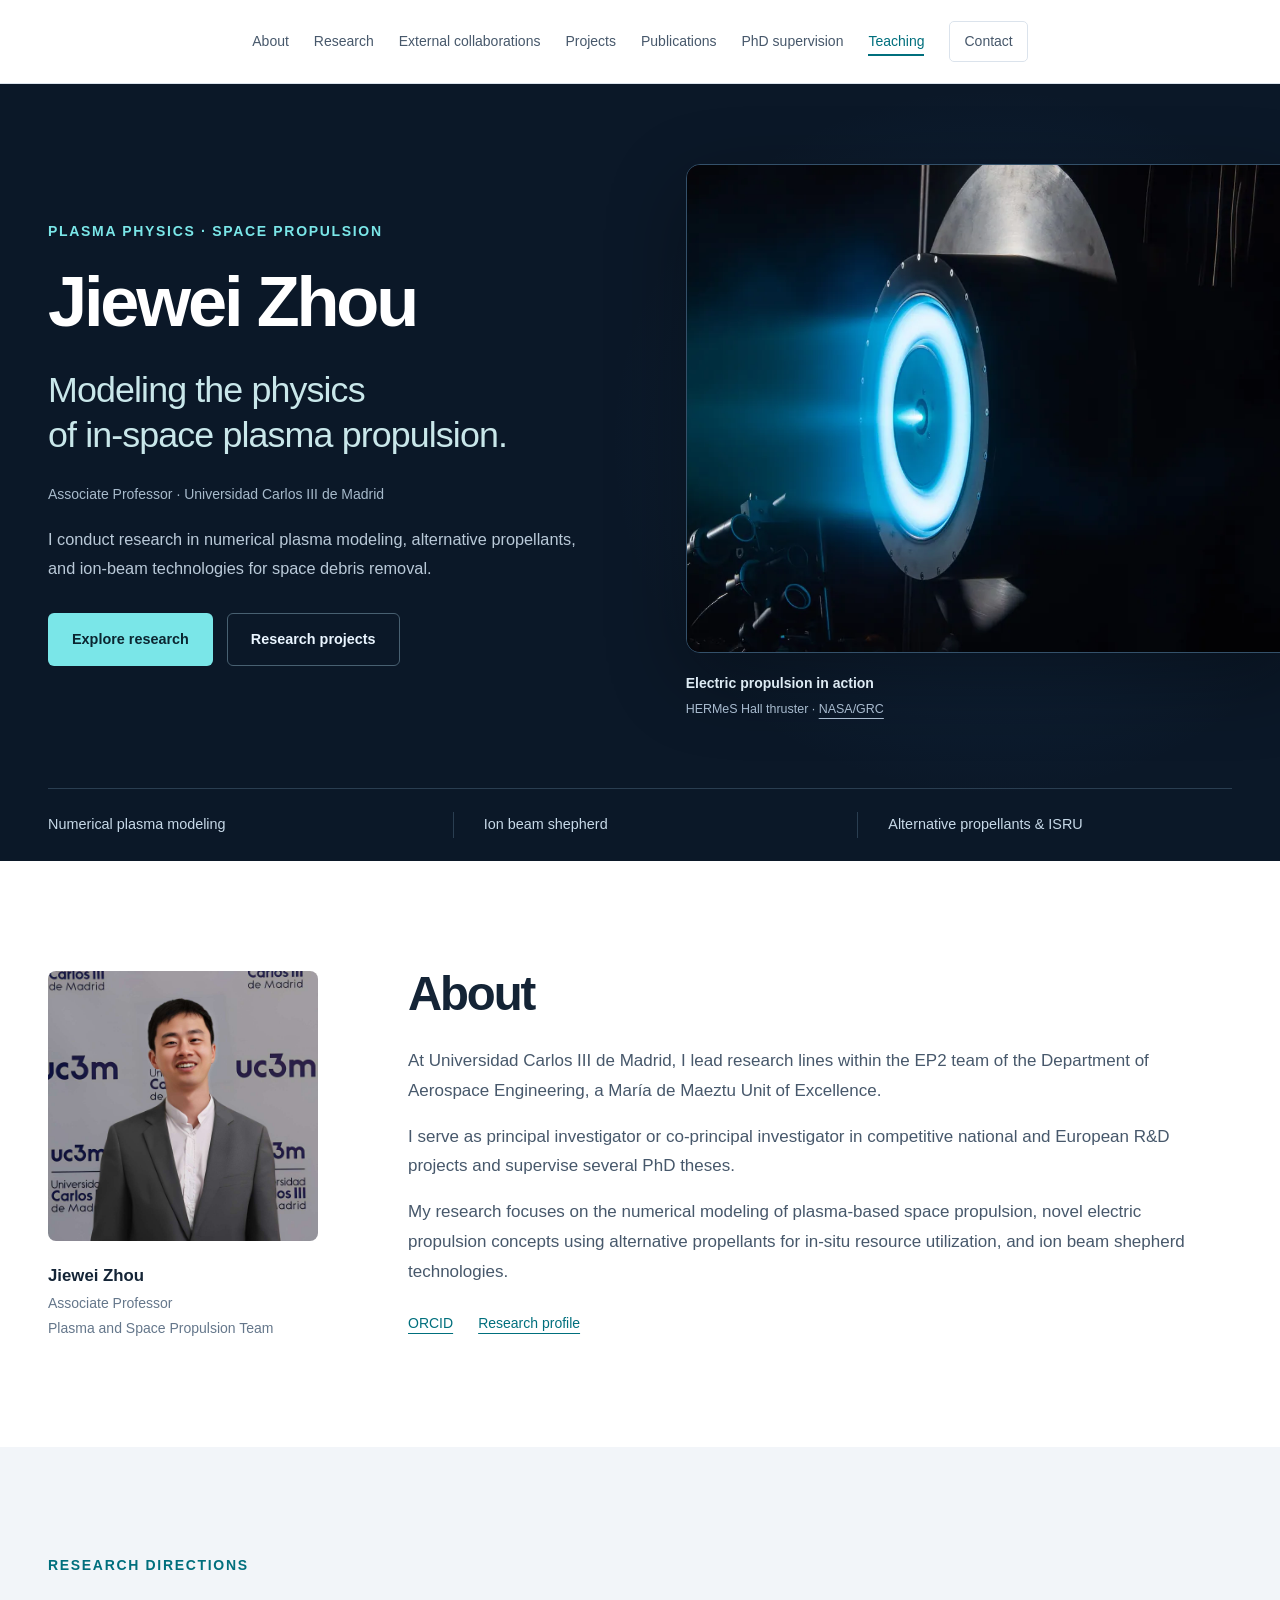
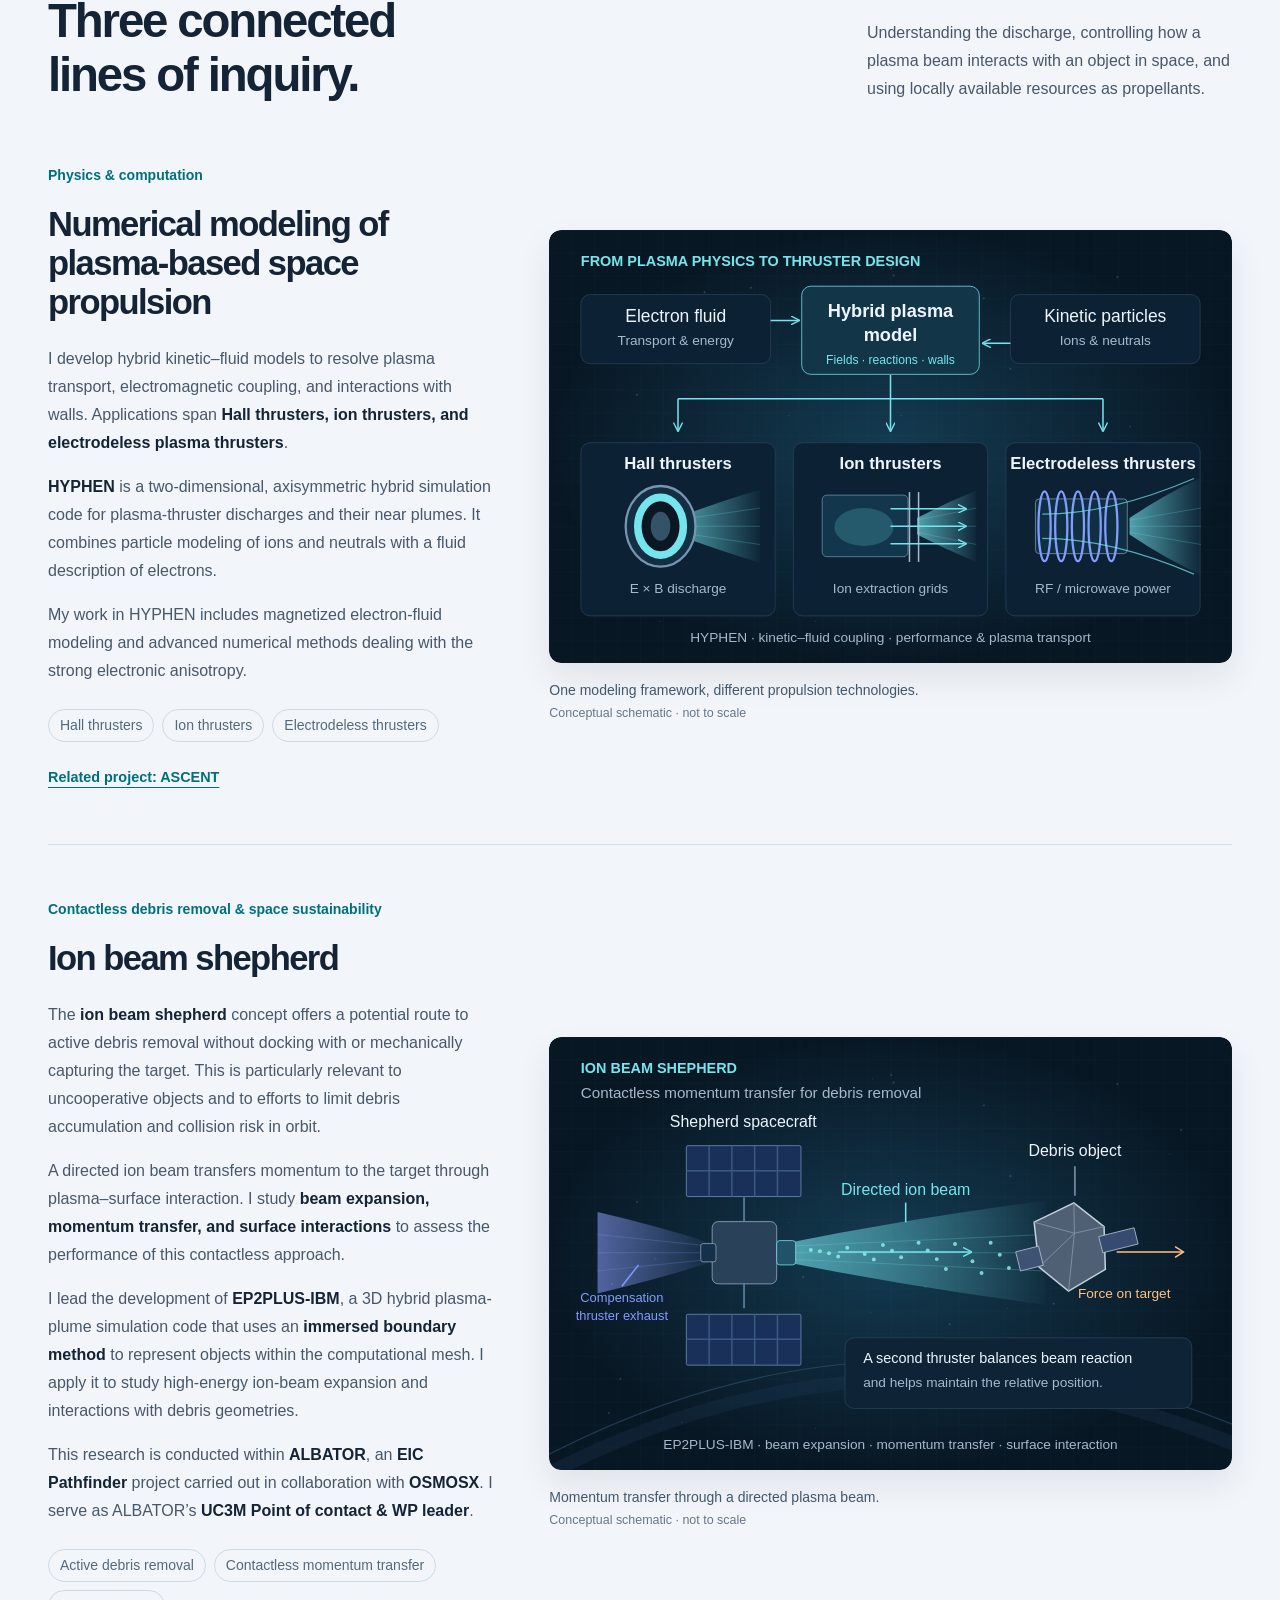
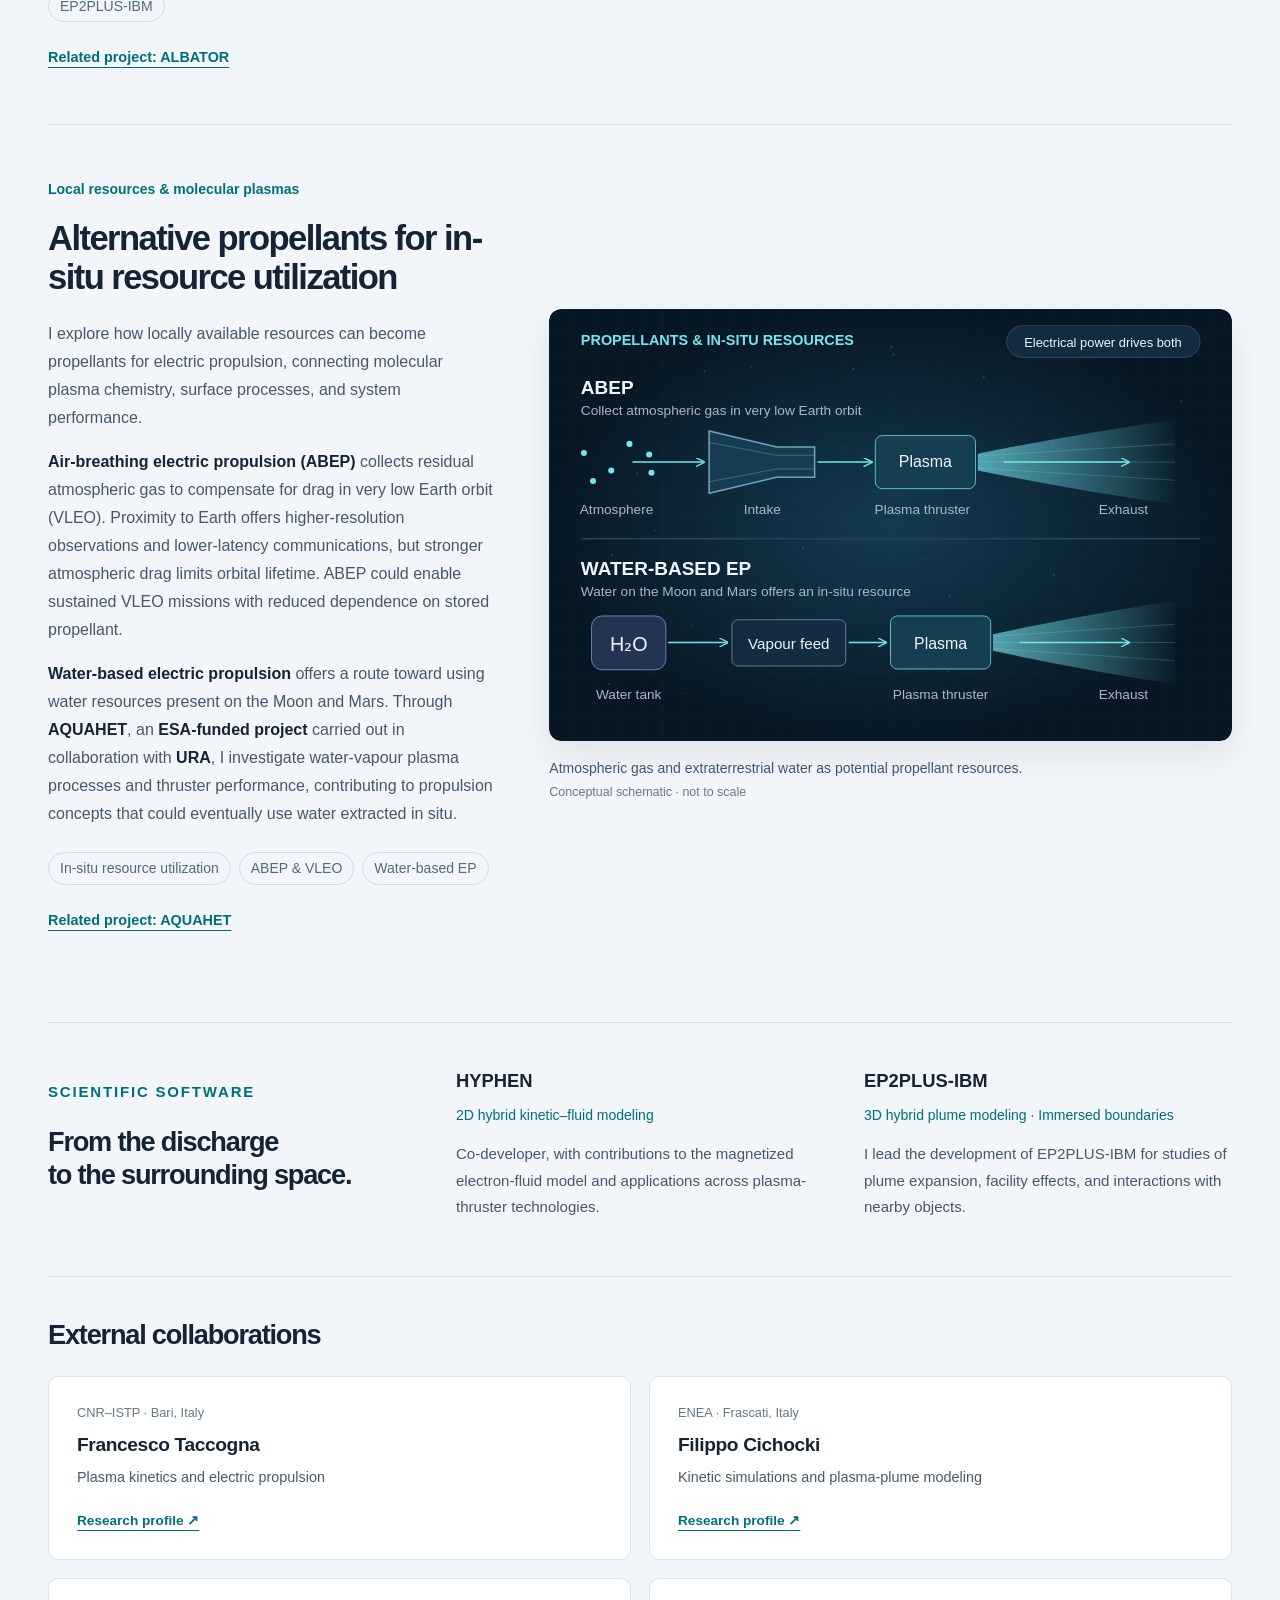
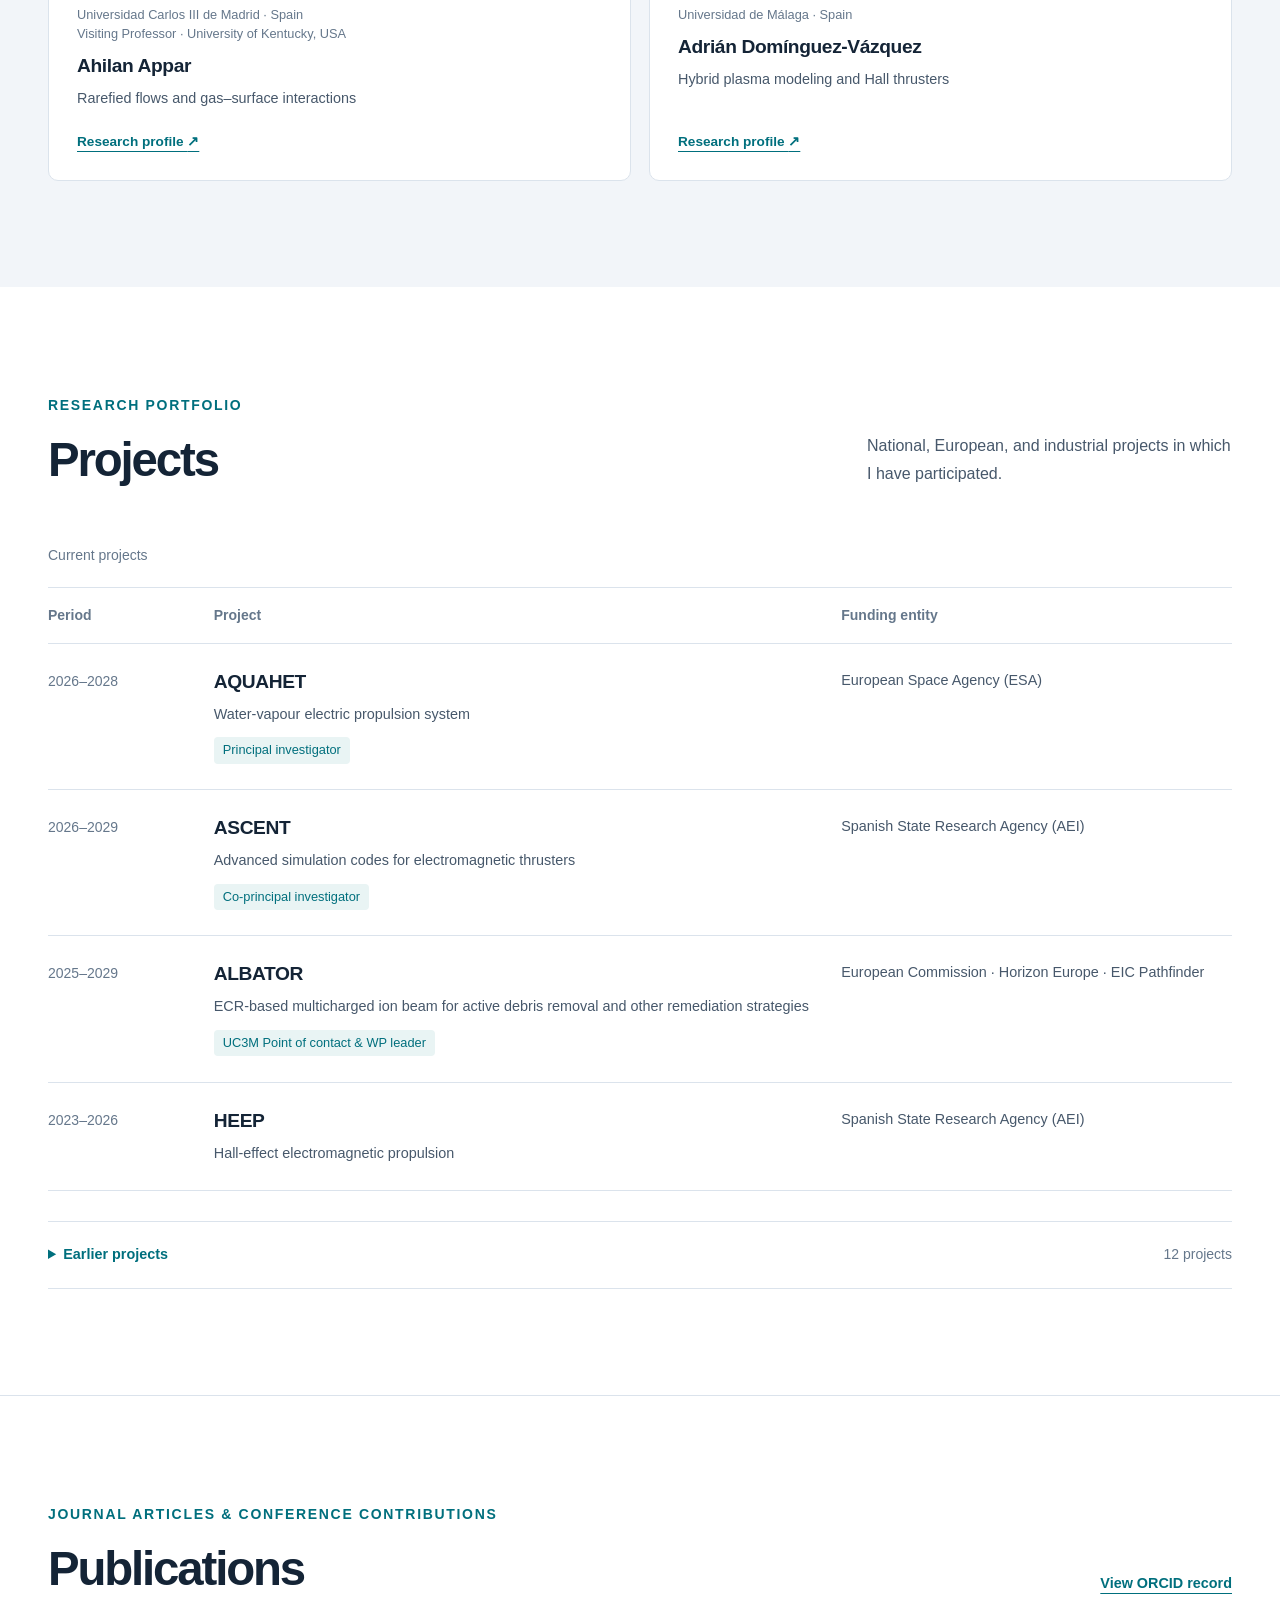
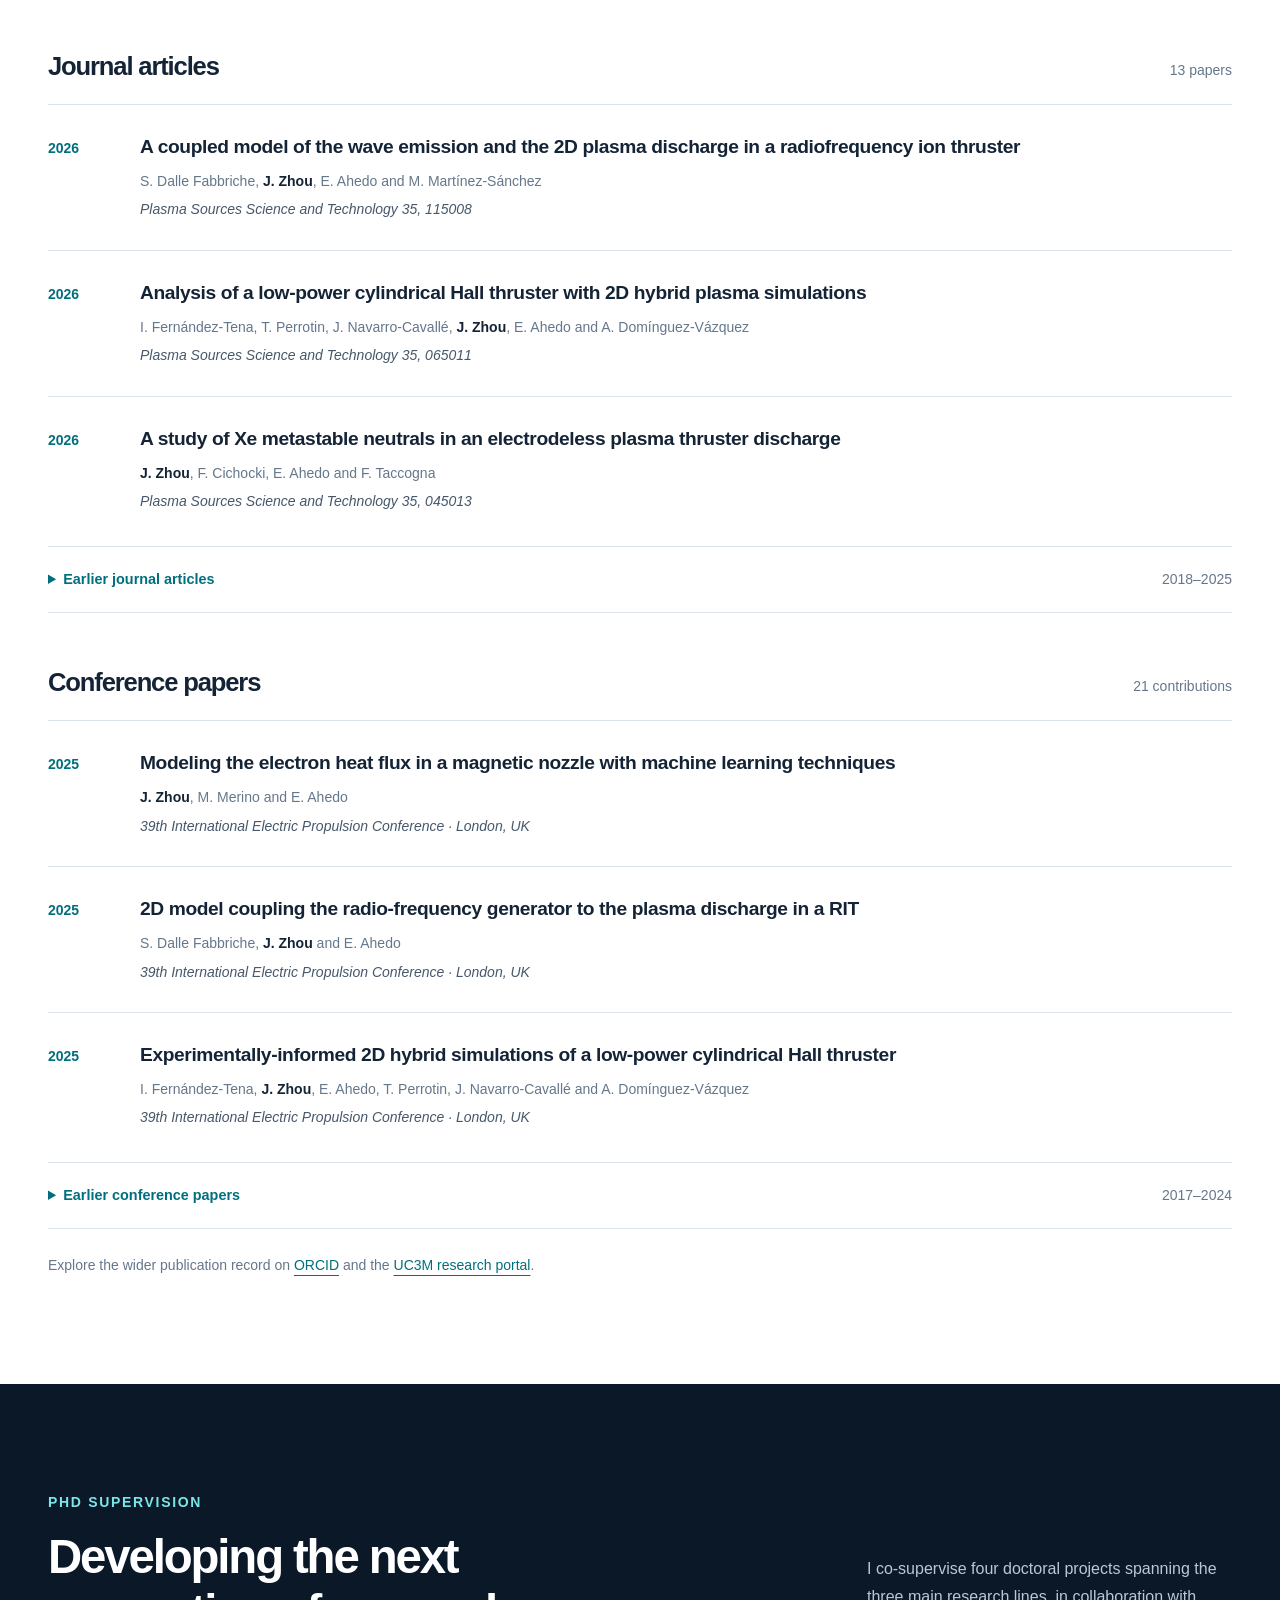
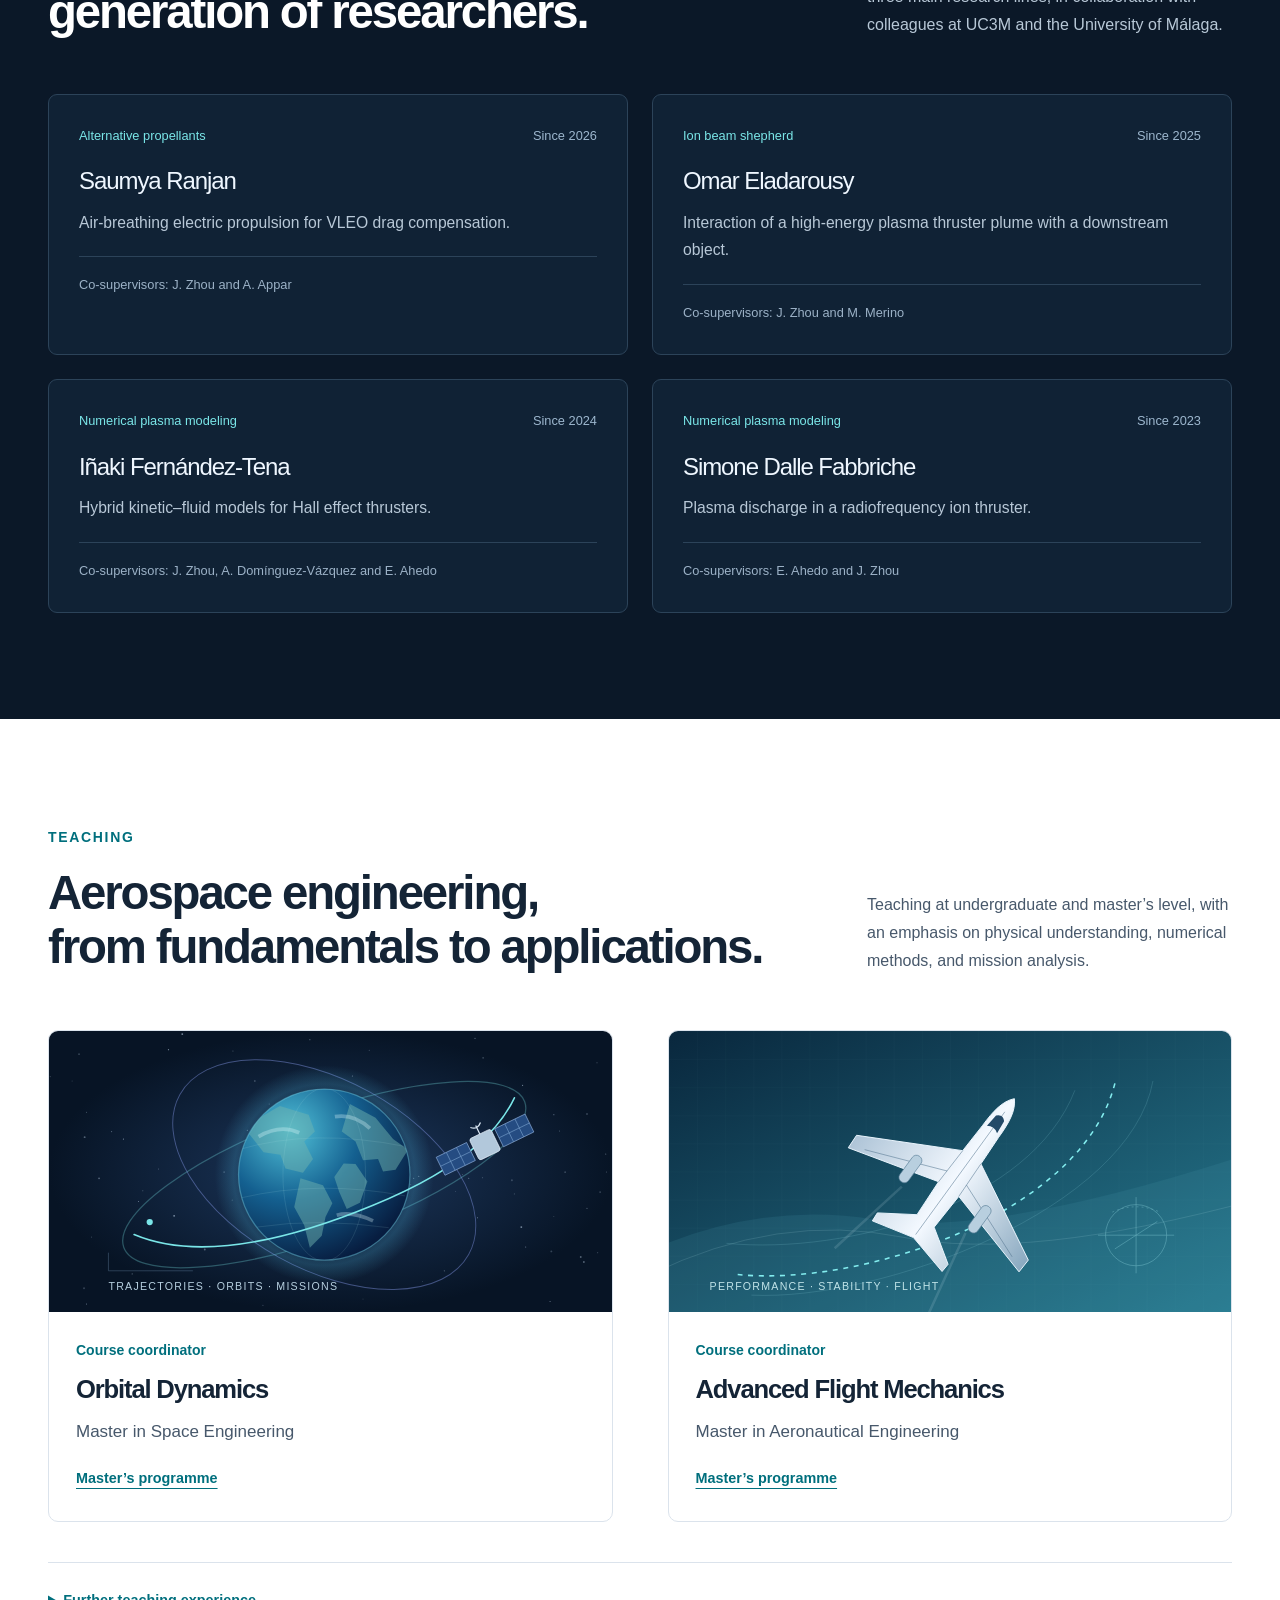
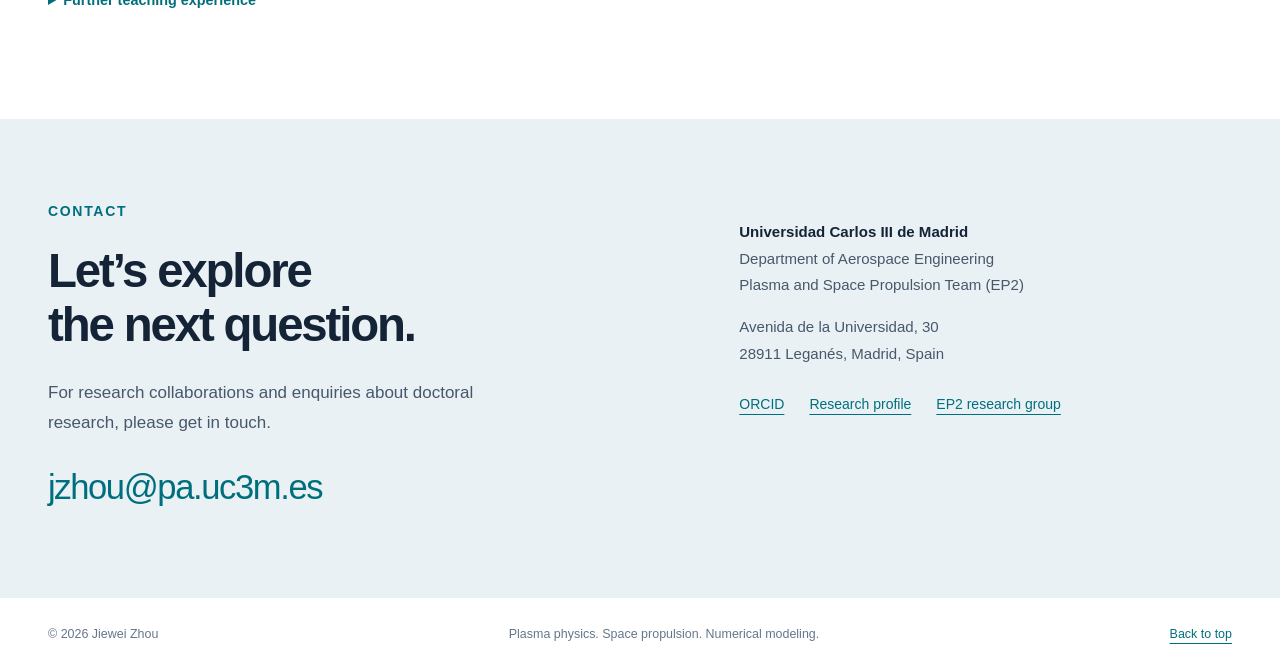
<file: index.html>
<!doctype html>
<html lang="en"><head>
<meta charset="utf-8"><meta name="viewport" content="width=device-width, initial-scale=1">
<title>Jiewei Zhou | Plasma-Based Space Propulsion</title><meta name="description" content="Numerical plasma modeling, alternative propellants and ion beam shepherd research. Jiewei Zhou, Associate Professor at UC3M.">
<meta name="theme-color" content="#0b1828"><meta property="og:type" content="website">
<meta property="og:title" content="Jiewei Zhou | Plasma-Based Space Propulsion"><meta property="og:description" content="Numerical plasma modeling, alternative propellants and ion beam shepherd research. Jiewei Zhou, Associate Professor at UC3M.">
<meta property="og:url" content="https://jieweiz.github.io/"><meta property="og:image" content="https://jieweiz.github.io/assets/jiewei-zhou.jpg">
<link rel="canonical" href="https://jieweiz.github.io/"><link rel="icon" type="image/svg+xml" href="assets/favicon.svg">
<link rel="stylesheet" href="styles.css?v=dae30e69f9"><script src="script.js" defer></script>
</head><body><a class="skip-link" href="#main">Skip to content</a><header class="site-header"><div class="nav-wrap"><button class="menu-toggle" type="button" aria-expanded="false" aria-controls="main-nav">Menu <span aria-hidden="true">☰</span></button><nav id="main-nav" aria-label="Main navigation"><a href="#about">About</a><a href="#research">Research</a><a href="#collaborations">External collaborations</a><a href="#projects">Projects</a><a href="#publications">Publications</a><a href="#supervision">PhD supervision</a><a href="#teaching">Teaching</a><a class="nav-contact" href="#contact">Contact</a></nav></div></header><main id="main"><section class="hero" id="home" aria-labelledby="hero-title"><div class="wrap hero-layout"><div class="hero-copy"><p class="eyebrow">Plasma physics · Space propulsion</p><h1 id="hero-title">Jiewei Zhou<span>Modeling the physics<br>of in-space plasma propulsion.</span></h1><p class="role">Associate Professor · Universidad Carlos III de Madrid</p><p class="hero-description">I conduct research in numerical plasma modeling, alternative propellants, and ion-beam technologies for space debris removal.</p><div class="hero-actions"><a class="button" href="#research">Explore research</a><a class="button button-outline" href="#projects">Research projects</a></div></div><figure class="hero-visual"><img src="assets/hall-thruster.webp" width="1600" height="800" alt="The HERMeS Hall thruster firing in a vacuum chamber, with a luminous blue plasma plume." fetchpriority="high"><figcaption>Electric propulsion in action<span>HERMeS Hall thruster · <a href="https://images.nasa.gov/details/GRC-2015-C-01182">NASA/GRC</a></span></figcaption></figure></div><div class="wrap research-index" aria-label="Main research lines"><a href="#modeling">Numerical plasma modeling</a><a href="#shepherd">Ion beam shepherd</a><a href="#propellants">Alternative propellants &amp; ISRU</a></div></section><section class="section wrap about-section" id="about" aria-labelledby="about-title"><div class="about-portrait"><img src="assets/jiewei-zhou.jpg" width="1280" height="1280" alt="Portrait of Jiewei Zhou" loading="lazy"><p><strong>Jiewei Zhou</strong><br>Associate Professor<br>Plasma and Space Propulsion Team</p></div><div class="about-copy"><h2 id="about-title">About</h2>
<p>At Universidad Carlos III de Madrid, I lead research lines within the EP2 team of the Department of Aerospace Engineering, a María de Maeztu Unit of Excellence.</p>
<p>I serve as principal investigator or co-principal investigator in competitive national and European R&amp;D projects and supervise several PhD theses.</p>
<p>My research focuses on the numerical modeling of plasma-based space propulsion, novel electric propulsion concepts using alternative propellants for in-situ resource utilization, and ion beam shepherd technologies.</p>
<div class="profile-links"><a href="https://orcid.org/0000-0002-7934-0280">ORCID</a><a href="https://researchportal.uc3m.es/display/inv45104">Research profile</a></div></div></section><section class="research-section" id="research" aria-labelledby="research-title"><div class="wrap section"><div class="section-heading"><div><p class="eyebrow">Research directions</p><h2 id="research-title">Three connected<br>lines of inquiry.</h2></div><p>Understanding the discharge, controlling how a plasma beam interacts with an object in space, and using locally available resources as propellants.</p></div>
<article class="research-row" id="modeling"><div class="research-copy"><span class="topic-label">Physics &amp; computation</span><h3>Numerical modeling of<br>plasma-based space propulsion</h3><p>I develop hybrid kinetic–fluid models to resolve plasma transport, electromagnetic coupling, and interactions with walls. Applications span <strong>Hall thrusters, ion thrusters, and electrodeless plasma thrusters</strong>.</p><p><strong>HYPHEN</strong> is a two-dimensional, axisymmetric hybrid simulation code for plasma-thruster discharges and their near plumes. It combines particle modeling of ions and neutrals with a fluid description of electrons.</p><p>My work in HYPHEN includes magnetized electron-fluid modeling and advanced numerical methods dealing with the strong electronic anisotropy.</p><ul class="tags"><li>Hall thrusters</li><li>Ion thrusters</li><li>Electrodeless thrusters</li></ul><a class="text-link" href="#ascent">Related project: ASCENT</a></div><figure class="concept"><a href="assets/concept-modeling.svg" aria-label="Open the numerical modeling schematic at full size"><picture><source media="(max-width:650px)" srcset="assets/concept-modeling-mobile.svg" width="540" height="820"><img src="assets/concept-modeling.svg" width="900" height="570" alt="Hybrid plasma modeling couples fluid electrons and kinetic particles, with applications to Hall, ion and electrodeless thrusters." loading="lazy"></source></picture></a><figcaption>One modeling framework, different propulsion technologies.<span>Conceptual schematic · not to scale</span></figcaption></figure></article>
<article class="research-row" id="shepherd"><div class="research-copy"><span class="topic-label">Contactless debris removal &amp; space sustainability</span><h3>Ion beam shepherd</h3>
<p>The <strong>ion beam shepherd</strong> concept offers a potential route to active debris removal without docking with or mechanically capturing the target. This is particularly relevant to uncooperative objects and to efforts to limit debris accumulation and collision risk in orbit.</p>
<p>A directed ion beam transfers momentum to the target through plasma–surface interaction. I study <strong>beam expansion, momentum transfer, and surface interactions</strong> to assess the performance of this contactless approach.</p>
<p>I lead the development of <strong>EP2PLUS-IBM</strong>, a 3D hybrid plasma-plume simulation code that uses an <strong>immersed boundary method</strong> to represent objects within the computational mesh. I apply it to study high-energy ion-beam expansion and interactions with debris geometries.</p>
<p>This research is conducted within <strong>ALBATOR</strong>, an <strong>EIC Pathfinder</strong> project carried out in collaboration with <strong>OSMOSX</strong>. I serve as ALBATOR’s <strong>UC3M Point of contact &amp; WP leader</strong>.</p>
<ul class="tags"><li>Active debris removal</li><li>Contactless momentum transfer</li><li>EP2PLUS-IBM</li></ul><a class="text-link" href="#albator">Related project: ALBATOR</a></div><figure class="concept"><a href="assets/concept-shepherd.svg?v=5436cc8a53" aria-label="Open the ion beam shepherd schematic at full size"><picture><source media="(max-width:650px)" srcset="assets/concept-shepherd-mobile.svg?v=ba96964c6f" width="540" height="835"><img src="assets/concept-shepherd.svg?v=5436cc8a53" width="900" height="570" alt="A shepherd spacecraft directs an ion beam at debris, while an opposing thruster compensates for beam reaction. The beam exerts a force on the target." loading="lazy"></source></picture></a><figcaption>Momentum transfer through a directed plasma beam.<span>Conceptual schematic · not to scale</span></figcaption></figure></article>
<article class="research-row" id="propellants"><div class="research-copy"><span class="topic-label">Local resources &amp; molecular plasmas</span>
<h3>Alternative propellants for in-situ resource utilization</h3>
<p>I explore how locally available resources can become propellants for electric propulsion, connecting molecular plasma chemistry, surface processes, and system performance.</p>
<p><strong>Air-breathing electric propulsion (ABEP)</strong> collects residual atmospheric gas to compensate for drag in very low Earth orbit (VLEO). Proximity to Earth offers higher-resolution observations and lower-latency communications, but stronger atmospheric drag limits orbital lifetime. ABEP could enable sustained VLEO missions with reduced dependence on stored propellant.</p>
<p><strong>Water-based electric propulsion</strong> offers a route toward using water resources present on the Moon and Mars. Through <strong>AQUAHET</strong>, an <strong>ESA-funded project</strong> carried out in collaboration with <strong>URA</strong>, I investigate water-vapour plasma processes and thruster performance, contributing to propulsion concepts that could eventually use water extracted in situ.</p>
<ul class="tags"><li>In-situ resource utilization</li><li>ABEP &amp; VLEO</li><li>Water-based EP</li></ul>
<a class="text-link" href="#aquahet">Related project: AQUAHET</a></div><figure class="concept"><a href="assets/concept-propellants.svg" aria-label="Open the alternative propellants schematic at full size"><picture><source media="(max-width:650px)" srcset="assets/concept-propellants-mobile.svg" width="540" height="810"><img src="assets/concept-propellants.svg" width="900" height="570" alt="Atmospheric gas collected through an intake and stored water supplied as vapour to a plasma thruster. Lunar and Martian water are potential future in-situ sources." loading="lazy"></source></picture></a><figcaption>Atmospheric gas and extraterrestrial water as potential propellant resources.<span>Conceptual schematic · not to scale</span></figcaption></figure></article>
<div class="code-panel"><div><p class="eyebrow">Scientific software</p><h3>From the discharge<br>to the surrounding space.</h3></div><div><h4>HYPHEN</h4><span>2D hybrid kinetic–fluid modeling</span><p>Co-developer, with contributions to the magnetized electron-fluid model and applications across plasma-thruster technologies.</p></div><div><h4>EP2PLUS-IBM</h4><span>3D hybrid plume modeling · Immersed boundaries</span><p>I lead the development of EP2PLUS-IBM for studies of plume expansion, facility effects, and interactions with nearby objects.</p></div></div>
<section class="collaborations" id="collaborations" aria-labelledby="collaborations-title"><h3 id="collaborations-title">External collaborations</h3><div class="collaboration-grid"><a class="collaborator-card" href="https://www.istp.cnr.it/it/staff/francesco-taccogna/"><span class="collaborator-affiliation">CNR–ISTP · Bari, Italy</span><h4>Francesco Taccogna</h4><p>Plasma kinetics and electric propulsion</p><span class="collaborator-profile">Research profile <span aria-hidden="true">↗</span></span></a><a class="collaborator-card" href="https://www.researchgate.net/profile/Filippo-Cichocki"><span class="collaborator-affiliation">ENEA · Frascati, Italy</span><h4>Filippo Cichocki</h4><p>Kinetic simulations and plasma-plume modeling</p><span class="collaborator-profile">Research profile <span aria-hidden="true">↗</span></span></a><a class="collaborator-card" href="https://aero.uc3m.es/people/ahilan-appar/"><span class="collaborator-affiliation">Universidad Carlos III de Madrid · Spain<br>Visiting Professor · University of Kentucky, USA</span><h4>Ahilan Appar</h4><p>Rarefied flows and gas–surface interactions</p><span class="collaborator-profile">Research profile <span aria-hidden="true">↗</span></span></a><a class="collaborator-card" href="https://www.researchgate.net/profile/Adrian-Dominguez-Vazquez"><span class="collaborator-affiliation">Universidad de Málaga · Spain</span><h4>Adrián Domínguez-Vázquez</h4><p>Hybrid plasma modeling and Hall thrusters</p><span class="collaborator-profile">Research profile <span aria-hidden="true">↗</span></span></a></div></section>
</div></section><section class="projects-section" id="projects" aria-labelledby="projects-title"><div class="wrap section"><div class="section-heading"><div><p class="eyebrow">Research portfolio</p><h2 id="projects-title">Projects</h2></div><p>National, European, and industrial projects in which I have participated.</p></div><div class="project-table-wrap"><table class="project-table"><caption>Current projects</caption><thead><tr><th scope="col">Period</th><th scope="col">Project</th><th scope="col">Funding entity</th></tr></thead><tbody><tr id="aquahet"><td data-label="Period" class="project-dates">2026–2028</td><th scope="row" class="project-name"><h3>AQUAHET</h3><p>Water-vapour electric propulsion system</p><span class="project-role-label">Principal investigator</span></th><td data-label="Funding entity" class="project-funder">European Space Agency (ESA)</td></tr><tr id="ascent"><td data-label="Period" class="project-dates">2026–2029</td><th scope="row" class="project-name"><h3>ASCENT</h3><p>Advanced simulation codes for electromagnetic thrusters</p><span class="project-role-label">Co-principal investigator</span></th><td data-label="Funding entity" class="project-funder">Spanish State Research Agency (AEI)</td></tr><tr id="albator"><td data-label="Period" class="project-dates">2025–2029</td><th scope="row" class="project-name"><h3>ALBATOR</h3><p>ECR-based multicharged ion beam for active debris removal and other remediation strategies</p><span class="project-role-label">UC3M Point of contact &amp; WP leader</span></th><td data-label="Funding entity" class="project-funder">European Commission · Horizon Europe · EIC Pathfinder</td></tr><tr id="heep"><td data-label="Period" class="project-dates">2023–2026</td><th scope="row" class="project-name"><h3>HEEP</h3><p>Hall-effect electromagnetic propulsion</p></th><td data-label="Funding entity" class="project-funder">Spanish State Research Agency (AEI)</td></tr></tbody></table></div>
<details class="earlier-projects" id="earlier-projects"><summary>Earlier projects <span>12 projects</span></summary><div class="project-table-wrap"><table class="project-table"><caption>Earlier project participation and funding entities</caption><thead><tr><th scope="col">Period</th><th scope="col">Project</th><th scope="col">Funding entity</th></tr></thead><tbody><tr id="ml-heat-flux"><td data-label="Period" class="project-dates">2024–2025</td><th scope="row" class="project-name"><h3>Machine learning for electron heat flux</h3><p>Electron heat-flux modeling in magnetic nozzles using machine learning</p><span class="project-role-label">Principal investigator</span></th><td data-label="Funding entity" class="project-funder">Universidad Carlos III de Madrid</td></tr><tr id="superleo"><td data-label="Period" class="project-dates">2022–2024</td><th scope="row" class="project-name"><h3>SUPERLEO</h3><p>Sustainable propellants for plasma engines in very low Earth orbit</p></th><td data-label="Funding entity" class="project-funder">Spanish State Research Agency (AEI)</td></tr><tr id="ecomodis"><td data-label="Period" class="project-dates">2022–2024</td><th scope="row" class="project-name"><h3>ECOMODIS</h3><p>Electron cooling model for simulation of electric-propulsion-induced plasma interactions with satellites</p></th><td data-label="Funding entity" class="project-funder">European Space Agency (ESA)</td></tr><tr id="cheops-mp"><td data-label="Period" class="project-dates">2021–2024</td><th scope="row" class="project-name"><h3>CHEOPS-MP</h3><p>Consortium for Hall-effect orbital propulsion systems, phase 2: medium-power needs</p></th><td data-label="Funding entity" class="project-funder">European Commission · Horizon 2020</td></tr><tr id="cheops-lp"><td data-label="Period" class="project-dates">2021–2024</td><th scope="row" class="project-name"><h3>CHEOPS-LP</h3><p>Consortium for Hall-effect orbital propulsion systems, phase 2: low-power needs</p></th><td data-label="Funding entity" class="project-funder">European Commission · Horizon 2020</td></tr><tr id="aspire"><td data-label="Period" class="project-dates">2021–2023</td><th scope="row" class="project-name"><h3>ASPIRE</h3><p>Advanced space propulsion for innovative realization of space exploration</p></th><td data-label="Funding entity" class="project-funder">European Commission · Horizon 2020</td></tr><tr id="espeos"><td data-label="Period" class="project-dates">2020–2022</td><th scope="row" class="project-name"><h3>ESPEOS</h3><p>Electric space propulsion for satellites in Earth orbit</p></th><td data-label="Funding entity" class="project-funder">Spanish State Research Agency (AEI)</td></tr><tr id="hipatia"><td data-label="Period" class="project-dates">2020–2022</td><th scope="row" class="project-name"><h3>HIPATIA</h3><p>Helicon plasma thruster for in-space applications</p></th><td data-label="Funding entity" class="project-funder">European Commission · Horizon 2020</td></tr><tr id="helicon-rf"><td data-label="Period" class="project-dates">2018–2020</td><th scope="row" class="project-name"><h3>Helicon antenna–plasma coupling</h3><p>Improvements in helicon antenna thruster RF–plasma discharge coupling for space applications</p></th><td data-label="Funding entity" class="project-funder">Sener and European Space Agency (ESA)</td></tr><tr id="minotor"><td data-label="Period" class="project-dates">2017–2020</td><th scope="row" class="project-name"><h3>MINOTOR</h3><p>Magnetic nozzle thruster with electron cyclotron resonance</p></th><td data-label="Funding entity" class="project-funder">European Commission · Horizon 2020</td></tr><tr id="pe3"><td data-label="Period" class="project-dates">2016–2020</td><th scope="row" class="project-name"><h3>PE3</h3><p>Electromagnetic thrusters for space exploration</p></th><td data-label="Funding entity" class="project-funder">Spanish Ministry of Economic Affairs and Digital Transformation</td></tr><tr id="helicon-model"><td data-label="Period" class="project-dates">2016–2019</td><th scope="row" class="project-name"><h3>Axisymmetric helicon-thruster model</h3><p>Development of an advanced axisymmetric model of the full plasma discharge in a helicon plasma thruster</p></th><td data-label="Funding entity" class="project-funder">Airbus Defence and Space</td></tr></tbody></table></div></details></div></section><section class="section wrap" id="publications" aria-labelledby="publications-title"><div class="section-heading"><div><p class="eyebrow">Journal articles &amp; conference contributions</p><h2 id="publications-title">Publications</h2></div><a class="text-link" href="https://orcid.org/0000-0002-7934-0280">View ORCID record</a></div>
<div class="publication-category"><h3>Journal articles</h3><span>13 papers</span></div><ol class="publications-list"><li class="paper"><span class="paper-year">2026</span><div><h4><a href="https://doi.org/10.1088/1361-6595/aeb68a">A coupled model of the wave emission and the 2D plasma discharge in a radiofrequency ion thruster</a></h4><p class="authors">S. Dalle Fabbriche, <strong>J. Zhou</strong>, E. Ahedo and M. Martínez-Sánchez</p><p class="journal">Plasma Sources Science and Technology 35, 115008</p></div></li><li class="paper"><span class="paper-year">2026</span><div><h4><a href="https://doi.org/10.1088/1361-6595/ae7c2e">Analysis of a low-power cylindrical Hall thruster with 2D hybrid plasma simulations</a></h4><p class="authors">I. Fernández-Tena, T. Perrotin, J. Navarro-Cavallé, <strong>J. Zhou</strong>, E. Ahedo and A. Domínguez-Vázquez</p><p class="journal">Plasma Sources Science and Technology 35, 065011</p></div></li><li class="paper"><span class="paper-year">2026</span><div><h4><a href="https://doi.org/10.1088/1361-6595/ae5d6a">A study of Xe metastable neutrals in an electrodeless plasma thruster discharge</a></h4><p class="authors"><strong>J. Zhou</strong>, F. Cichocki, E. Ahedo and F. Taccogna</p><p class="journal">Plasma Sources Science and Technology 35, 045013</p></div></li></ol>
<details class="more-papers"><summary>Earlier journal articles <span>2018–2025</span></summary><ol class="publications-list"><li class="paper"><span class="paper-year">2025</span><div><h4><a href="https://doi.org/10.1007/s44205-025-00158-6">Data-driven analysis of anomalous transport and three-wave-coupling effects in an E × B plasma</a></h4><p class="authors">B. Bayón-Buján, E. Bello-Benítez, <strong>J. Zhou</strong> and M. Merino</p><p class="journal">Journal of Electric Propulsion 4, 58</p></div></li><li class="paper"><span class="paper-year">2025</span><div><h4><a href="https://doi.org/10.1088/1361-6595/adf576">Modeling of a Hall thruster plume: influence of plume boundary conditions and size, and cathode location</a></h4><p class="authors">A. Domínguez-Vázquez, <strong>J. Zhou</strong>, A. Sevillano-González and E. Ahedo</p><p class="journal">Plasma Sources Science and Technology 34, 085004</p></div></li><li class="paper"><span class="paper-year">2025</span><div><h4><a href="https://doi.org/10.1088/1361-6595/adf5e3">An axisymmetric hybrid model of the plasma in a radio-frequency ion thruster chamber</a></h4><p class="authors">S. Dalle Fabbriche, <strong>J. Zhou</strong> and E. Ahedo</p><p class="journal">Plasma Sources Science and Technology 34, 085007</p></div></li><li class="paper"><span class="paper-year">2024</span><div><h4><a href="https://doi.org/10.1016/j.jppr.2024.10.001">A study of an air-breathing electrodeless plasma thruster discharge</a></h4><p class="authors"><strong>J. Zhou</strong>, F. Taccogna, P. Fajardo and E. Ahedo</p><p class="journal">Propulsion and Power Research 13, 459–474</p></div></li><li class="paper"><span class="paper-year">2023</span><div><h4><a href="https://doi.org/10.1088/1361-6595/ad01da">Analysis of a cusped helicon plasma thruster discharge</a></h4><p class="authors">P. Jiménez, <strong>J. Zhou</strong>, J. Navarro-Cavallé, P. Fajardo, M. Merino and E. Ahedo</p><p class="journal">Plasma Sources Science and Technology 32, 105013</p></div></li><li class="paper"><span class="paper-year">2022</span><div><h4><a href="https://doi.org/10.1088/1361-6595/ac64bc">Magnetized fluid electron model within a two-dimensional hybrid simulation code for electrodeless plasma thrusters</a></h4><p class="authors"><strong>J. Zhou</strong>, A. Domínguez-Vázquez, P. Fajardo and E. Ahedo</p><p class="journal">Plasma Sources Science and Technology 31, 045021</p></div></li><li class="paper"><span class="paper-year">2021</span><div><h4><a href="https://doi.org/10.1088/1361-6595/abeff3">Time-dependent expansion of a weakly-collisional plasma beam in a paraxial magnetic nozzle</a></h4><p class="authors"><strong>J. Zhou</strong>, G. Sánchez-Arriaga and E. Ahedo</p><p class="journal">Plasma Sources Science and Technology 30, 045009</p></div></li><li class="paper"><span class="paper-year">2021</span><div><h4><a href="https://doi.org/10.1088/1361-6595/abde20">Coupled plasma transport and electromagnetic wave simulation of an ECR thruster</a></h4><p class="authors">A. Sánchez-Villar, <strong>J. Zhou</strong>, E. Ahedo and M. Merino</p><p class="journal">Plasma Sources Science and Technology 30, 045005</p></div></li><li class="paper"><span class="paper-year">2019</span><div><h4><a href="https://doi.org/10.1088/1361-6595/ab4bd3">Numerical treatment of a magnetized electron fluid model within an electromagnetic plasma thruster simulation code</a></h4><p class="authors"><strong>J. Zhou</strong>, D. Pérez-Grande, P. Fajardo and E. Ahedo</p><p class="journal">Plasma Sources Science and Technology 28, 115004</p></div></li><li class="paper"><span class="paper-year">2018</span><div><h4><a href="https://doi.org/10.1088/1361-6595/aaad7f">Kinetic features and non-stationary electron trapping in paraxial magnetic nozzles</a></h4><p class="authors">G. Sánchez-Arriaga, <strong>J. Zhou</strong>, E. Ahedo, M. Martínez-Sánchez and J. J. Ramos</p><p class="journal">Plasma Sources Science and Technology 27, 035002</p></div></li></ol></details>
<div class="conference-section" id="conference-papers"><div class="publication-category"><h3>Conference papers</h3><span>21 contributions</span></div><ol class="publications-list"><li class="paper conference-paper"><span class="paper-year">2025</span><div><h4>Modeling the electron heat flux in a magnetic nozzle with machine learning techniques</h4><p class="authors"><strong>J. Zhou</strong>, M. Merino and E. Ahedo</p><p class="journal">39th International Electric Propulsion Conference · London, UK</p></div></li><li class="paper conference-paper"><span class="paper-year">2025</span><div><h4>2D model coupling the radio-frequency generator to the plasma discharge in a RIT</h4><p class="authors">S. Dalle Fabbriche, <strong>J. Zhou</strong> and E. Ahedo</p><p class="journal">39th International Electric Propulsion Conference · London, UK</p></div></li><li class="paper conference-paper"><span class="paper-year">2025</span><div><h4>Experimentally-informed 2D hybrid simulations of a low-power cylindrical Hall thruster</h4><p class="authors">I. Fernández-Tena, <strong>J. Zhou</strong>, E. Ahedo, T. Perrotin, J. Navarro-Cavallé and A. Domínguez-Vázquez</p><p class="journal">39th International Electric Propulsion Conference · London, UK</p></div></li></ol><details class="more-papers"><summary>Earlier conference papers <span>2017–2024</span></summary><ol class="publications-list"><li class="paper conference-paper"><span class="paper-year">2024</span><div><h4>The impact of stepwise ionization in a Xe fed electrodeless plasma thruster operation</h4><p class="authors"><strong>J. Zhou</strong>, E. Ahedo, F. Cichocki, F. Taccogna and P. Minelli</p><p class="journal">38th International Electric Propulsion Conference · Toulouse, France</p></div></li><li class="paper conference-paper"><span class="paper-year">2024</span><div><h4>Analysis of the facility effects on the plume expansion of a low power Hall effect thruster</h4><p class="authors"><strong>J. Zhou</strong>, A. Modesti and E. Ahedo</p><p class="journal">38th International Electric Propulsion Conference · Toulouse, France</p></div></li><li class="paper conference-paper"><span class="paper-year">2024</span><div><h4>Analysis of the plasma discharge in a radio-frequency ion thruster chamber</h4><p class="authors">S. Dalle Fabbriche, <strong>J. Zhou</strong>, J. Perales and E. Ahedo</p><p class="journal">38th International Electric Propulsion Conference · Toulouse, France</p></div></li><li class="paper conference-paper"><span class="paper-year">2024</span><div><h4>Data-driven study of a 2D-ExB kinetic simulation relevant to Hall thruster discharges</h4><p class="authors">B. Bayón-Buján, E. Bello-Benítez, <strong>J. Zhou</strong> and M. Merino</p><p class="journal">38th International Electric Propulsion Conference · Toulouse, France</p></div></li><li class="paper conference-paper"><span class="paper-year">2024</span><div><h4>Simulation of the discharge and microwave-plasma coupling in a waveguide ECR thruster</h4><p class="authors">M. R. Inchingolo, P. Jiménez, <strong>J. Zhou</strong>, M. Merino and J. Navarro-Cavallé</p><p class="journal">38th International Electric Propulsion Conference · Toulouse, France</p></div></li><li class="paper conference-paper"><span class="paper-year">2022</span><div><h4>Simulation of the expansion within a vacuum chamber of the plume of a Hall thruster with a centrally mounted cathode</h4><p class="authors">A. Modesti, <strong>J. Zhou</strong>, F. Cichocki, A. Domínguez-Vázquez and E. Ahedo</p><p class="journal">Space Propulsion Conference 2022 · Estoril, Portugal</p></div></li><li class="paper conference-paper"><span class="paper-year">2022</span><div><h4>Analysis of the electron downstream boundary conditions in a 2D hybrid code for Hall thrusters</h4><p class="authors">A. Domínguez-Vázquez, <strong>J. Zhou</strong>, A. Sevillano-González, P. Fajardo and E. Ahedo</p><p class="journal">37th International Electric Propulsion Conference · Boston, USA</p></div></li><li class="paper conference-paper"><span class="paper-year">2022</span><div><h4>A 3D electron fluid model with energy balance for plasma plumes</h4><p class="authors">A. Modesti, <strong>J. Zhou</strong>, E. Ahedo and F. Cichocki</p><p class="journal">37th International Electric Propulsion Conference · Boston, USA</p></div></li><li class="paper conference-paper"><span class="paper-year">2022</span><div><h4>Numerical simulations of the discharge and the plasma-wave interaction in a helicon plasma thruster</h4><p class="authors">P. Jiménez, <strong>J. Zhou</strong>, P. Fajardo, M. Merino and E. Ahedo</p><p class="journal">37th International Electric Propulsion Conference · Boston, USA</p></div></li><li class="paper conference-paper"><span class="paper-year">2021</span><div><h4>Performance analysis of alternative propellants for a helicon plasma thruster</h4><p class="authors"><strong>J. Zhou</strong>, F. Taccogna, P. Fajardo and E. Ahedo</p><p class="journal">Space Propulsion Conference 2020 · Virtual · Held in 2021</p></div></li><li class="paper conference-paper"><span class="paper-year">2019</span><div><h4>Helicon and ECR plasma sources for space propulsion: simulation and testing</h4><p class="authors">E. Ahedo, P. Fajardo, M. Merino, J. Navarro-Cavallé, A. Sánchez-Villar, M. Wijnen and <strong>J. Zhou</strong></p><p class="journal">ICEAA – IEEE APWC 2019 · Granada, Spain</p></div></li><li class="paper conference-paper"><span class="paper-year">2019</span><div><h4>PIC/fluid/wave simulation of the plasma discharge in an ECR plasma thruster</h4><p class="authors">A. Sánchez-Villar, <strong>J. Zhou</strong>, M. Merino and E. Ahedo</p><p class="journal">36th International Electric Propulsion Conference · Vienna, Austria</p></div></li><li class="paper conference-paper"><span class="paper-year">2019</span><div><h4>Analysis of the plasma discharge in a Hall thruster via a hybrid 2D code</h4><p class="authors">A. Domínguez-Vázquez, <strong>J. Zhou</strong>, P. Fajardo and E. Ahedo</p><p class="journal">36th International Electric Propulsion Conference · Vienna, Austria</p></div></li><li class="paper conference-paper"><span class="paper-year">2019</span><div><h4>Numerical simulations of the plasma discharge in a helicon plasma thruster</h4><p class="authors"><strong>J. Zhou</strong>, P. Jiménez, M. Merino, P. Fajardo and E. Ahedo</p><p class="journal">36th International Electric Propulsion Conference · Vienna, Austria</p></div></li><li class="paper conference-paper"><span class="paper-year">2018</span><div><h4>Collisional effects in non-stationary plasma expansions along convergent-divergent magnetic nozzles</h4><p class="authors"><strong>J. Zhou</strong>, G. Sánchez-Arriaga, E. Ahedo, M. Martínez-Sánchez and J. J. Ramos</p><p class="journal">Space Propulsion Conference 2018 · Seville, Spain</p></div></li><li class="paper conference-paper"><span class="paper-year">2018</span><div><h4>An axisymmetric hybrid model for the plasma transport in a helicon plasma thruster</h4><p class="authors"><strong>J. Zhou</strong>, A. Domínguez-Vázquez, D. Pérez-Grande, P. Fajardo and E. Ahedo</p><p class="journal">Space Propulsion Conference 2018 · Seville, Spain</p></div></li><li class="paper conference-paper"><span class="paper-year">2017</span><div><h4>Development of a fully two-dimensional electron fluid model for plasma thrusters</h4><p class="authors">D. Pérez-Grande, <strong>J. Zhou</strong>, A. Domínguez-Vázquez, P. Fajardo and E. Ahedo</p><p class="journal">35th International Electric Propulsion Conference · Atlanta, USA</p></div></li><li class="paper conference-paper"><span class="paper-year">2017</span><div><h4>One-dimensional direct Vlasov simulations of non-stationary plasma expansion in magnetic nozzle</h4><p class="authors">G. Sánchez-Arriaga, <strong>J. Zhou</strong>, E. Ahedo, M. Martínez-Sánchez and J. J. Ramos</p><p class="journal">35th International Electric Propulsion Conference · Atlanta, USA</p></div></li></ol></details></div><p class="publication-note">Explore the wider publication record on <a href="https://orcid.org/0000-0002-7934-0280">ORCID</a> and the <a href="https://researchportal.uc3m.es/display/inv45104">UC3M research portal</a>.</p></section><section class="supervision-section" id="supervision" aria-labelledby="supervision-title"><div class="wrap section"><div class="section-heading"><div><p class="eyebrow">PhD supervision</p><h2 id="supervision-title">Developing the next<br>generation of researchers.</h2></div><p>I co-supervise four doctoral projects spanning the three main research lines, in collaboration with colleagues at UC3M and the University of Málaga.</p></div><div class="student-grid"><article class="student-card"><div class="student-meta"><span>Alternative propellants</span><span>Since 2026</span></div><h3><a href="https://phd-aerospace.uc3m.es/portfolio/saumya-ranjan/">Saumya Ranjan</a></h3><p>Air-breathing electric propulsion for VLEO drag compensation.</p><p class="supervisors">Co-supervisors: J. Zhou and A. Appar</p></article><article class="student-card"><div class="student-meta"><span>Ion beam shepherd</span><span>Since 2025</span></div><h3><a href="https://phd-aerospace.uc3m.es/portfolio/omar-eladarousy/">Omar Eladarousy</a></h3><p>Interaction of a high-energy plasma thruster plume with a downstream object.</p><p class="supervisors">Co-supervisors: J. Zhou and M. Merino</p></article><article class="student-card"><div class="student-meta"><span>Numerical plasma modeling</span><span>Since 2024</span></div><h3><a href="https://phd-aerospace.uc3m.es/portfolio/inaki-fernandez-tena/">Iñaki Fernández-Tena</a></h3><p>Hybrid kinetic–fluid models for Hall effect thrusters.</p><p class="supervisors">Co-supervisors: J. Zhou, A. Domínguez-Vázquez and E. Ahedo</p></article><article class="student-card"><div class="student-meta"><span>Numerical plasma modeling</span><span>Since 2023</span></div><h3><a href="https://phd-aerospace.uc3m.es/portfolio/simone-dalle-fabbriche/">Simone Dalle Fabbriche</a></h3><p>Plasma discharge in a radiofrequency ion thruster.</p><p class="supervisors">Co-supervisors: E. Ahedo and J. Zhou</p></article></div></div></section><section class="section wrap teaching-section" id="teaching" aria-labelledby="teaching-title"><div class="section-heading"><div><p class="eyebrow">Teaching</p><h2 id="teaching-title">Aerospace engineering,<br>from fundamentals to applications.</h2></div><p>Teaching at undergraduate and master’s level, with an emphasis on physical understanding, numerical methods, and mission analysis.</p></div><div class="course-grid"><article class="course"><img src="assets/course-orbital-dynamics.svg" width="900" height="450" alt="Illustration of Earth, orbital trajectories and a satellite." loading="lazy" class="course-art"><span class="topic-label">Course coordinator</span><h3>Orbital Dynamics</h3><p>Master in Space Engineering</p><a class="text-link" href="https://www.uc3m.es/master/space-engineering">Master’s programme</a></article><article class="course"><img src="assets/course-flight-mechanics.svg" width="900" height="450" alt="Illustration of an aircraft banking along a curved flight path." loading="lazy" class="course-art"><span class="topic-label">Course coordinator</span><h3>Advanced Flight Mechanics</h3><p>Master in Aeronautical Engineering</p><a class="text-link" href="https://www.uc3m.es/master/aeronautical-engineering">Master’s programme</a></article></div><details class="past-teaching"><summary>Further teaching experience</summary><ul><li>Launchers and Re-entry · Master in Space Engineering · Coordinator</li><li>Introduction to Space Vehicles and Dynamics · Master in Space Engineering</li><li>Modeling in Aerospace Engineering · BSc in Aerospace Engineering</li><li>Flight Mechanics I &amp; II · BSc in Aerospace Engineering</li><li>Space Vehicles and Orbital Dynamics · BSc in Aerospace Engineering</li></ul></details></section><section class="contact-section" id="contact" aria-labelledby="contact-title"><div class="wrap contact-grid"><div><p class="eyebrow">Contact</p><h2 id="contact-title">Let’s explore<br>the next question.</h2><p>For research collaborations and enquiries about doctoral research, please get in touch.</p><a class="contact-email" href="mailto:jzhou@pa.uc3m.es">jzhou@pa.uc3m.es</a></div><div class="contact-address"><p><strong>Universidad Carlos III de Madrid</strong><br>Department of Aerospace Engineering<br>Plasma and Space Propulsion Team (EP2)</p><p>Avenida de la Universidad, 30<br>28911 Leganés, Madrid, Spain</p><div class="profile-links"><a href="https://orcid.org/0000-0002-7934-0280">ORCID</a><a href="https://researchportal.uc3m.es/display/inv45104">Research profile</a><a href="https://ep2.uc3m.es/">EP2 research group</a></div></div></div></section></main><footer class="site-footer wrap"><p>© 2026 Jiewei Zhou</p><p>Plasma physics. Space propulsion. Numerical modeling.</p><a href="#main">Back to top</a></footer></body></html>
</file>
<file: styles.css>
:root {
  --ink: #142436; --body: #47586b; --muted: #65778b; --navy: #0b1828;
  --cyan: #7ae6e8; --accent: #006f7d; --pale: #f2f5f9; --line: #dbe3ec;
  --sans: -apple-system, BlinkMacSystemFont, 'Segoe UI', Arial, sans-serif;
}
* { box-sizing: border-box; }
html { scroll-behavior: smooth; scroll-padding-top: 106px; }
body { margin: 0; font: 17px/1.75 var(--sans); color: var(--body); background: #fff; -webkit-font-smoothing: antialiased; }
a { color: var(--accent); text-underline-offset: 5px; text-decoration-thickness: 1px; }
a:hover { color: #003c4b; }
a:focus-visible, button:focus-visible, summary:focus-visible { outline: 3px solid #d18a2a; outline-offset: 5px; }
img { max-width: 100%; height: auto; display: block; }
h1, h2, h3, h4, p, figure { margin: 0; }
h1, h2, h3, h4 { color: var(--ink); }
h1, h2, h3 { letter-spacing: -.045em; line-height: 1.15; font-weight: 600; }
h1 { font-size: clamp(3.5rem, 6.5vw, 6rem); }
h2 { font-size: clamp(2.15rem, 3.7vw, 3.3rem); }
h3 { font-size: 1.8rem; }
h4 { font-size: 1rem; }
p + p { margin-top: 1rem; }
strong { color: var(--ink); font-weight: 600; }
.wrap { width: min(1240px, calc(100% - 96px)); margin-inline: auto; }
.section { padding-block: 106px; }
.eyebrow { color: var(--accent); font-size: .875rem; letter-spacing: .12em; font-weight: 650; text-transform: uppercase; margin-bottom: 20px; }
.text-link { display: inline-block; font-size: .9rem; font-weight: 600; }
.button { display: inline-flex; align-items: center; justify-content: center; padding: 13px 23px; border-radius: 6px; background: var(--ink); color: #fff; text-decoration: none; font-size: .9rem; font-weight: 600; border: 1px solid transparent; }
.button:hover { background: #005d6b; color: #fff; }
.button-outline { border-color: #486071; color: #eaf5ff; background: transparent; }
.button-outline:hover { background: #193547; border-color: #8abcc8; }
.site-header { background: rgba(255,255,255,.97); position: sticky; top: 0; z-index: 10; border-bottom: 1px solid var(--line); backdrop-filter: blur(15px); }
.nav-wrap { width: min(1370px, calc(100% - 64px)); margin: auto; min-height: 83px; display: flex; align-items: center; justify-content: space-between; gap: 30px; }
.wordmark { color: var(--ink); font-size: 1.5rem; font-weight: 650; text-decoration: none; white-space: nowrap; letter-spacing: -.055em; }
.wordmark span { color: var(--accent); }
nav { display: flex; align-items: center; gap: 25px; }
nav a { font-size: .875rem; font-weight: 500; color: var(--body); text-decoration: none; white-space: nowrap; }
nav a:hover, nav a[aria-current] { color: var(--accent); }
nav a[aria-current] { box-shadow: 0 2px var(--accent); }
nav .nav-contact { border: 1px solid var(--line); border-radius: 5px; padding: 7px 14px; }
.menu-toggle { display: none; font: inherit; border: 1px solid var(--line); border-radius: 5px; background: #fff; color: var(--ink); padding: 5px 12px; cursor: pointer; }
.skip-link { position: fixed; left: 20px; top: -100px; z-index: 30; background: var(--navy); padding: 12px; color: #fff; }
.skip-link:focus { top: 10px; }
.hero { background: var(--navy); color: #b9c9d8; overflow: hidden; }
.hero-layout { display: grid; grid-template-columns: 1.05fr 1fr; gap: 64px; padding-block: 80px 68px; align-items: center; }
.hero .eyebrow { color: var(--cyan); margin-bottom: 22px; }
.hero h1 { color: #fff; font-size: clamp(3.4rem, 5.5vw, 5rem); line-height: 1.04; }
.hero h1 span { display: block; font-size: clamp(1.65rem, 2.8vw, 2.55rem); font-weight: 400; color: #c9e7ea; margin-top: 30px; letter-spacing: -.025em; line-height: 1.25; }
.role { font-size: .875rem; color: #a7bacb; margin-top: 24px; }
.hero-description { font-size: 1.02rem; max-width: 530px; margin-top: 19px; }
.hero-actions { display: flex; flex-wrap: wrap; gap: 14px; margin-top: 30px; }
.hero-actions .button:not(.button-outline) { background: var(--cyan); color: #0b2631; }
.hero-actions .button:not(.button-outline):hover { background: #b7f6f5; }
.hero-visual { margin-right: -65px; position: relative; }
.hero-visual::before { content: ''; position: absolute; inset: -80px; background: radial-gradient(ellipse, #2c75be2b, transparent 70%); pointer-events: none; }
.hero-visual img { position: relative; width: 100%; aspect-ratio: 1.25; object-fit: cover; border-radius: 14px 0 0 14px; border: 1px solid #34516a; box-shadow: 0 25px 80px #0005; }
.hero-visual figcaption { position: relative; font-size: .875rem; margin-top: 18px; font-weight: 600; color: #deebf4; }
.hero-visual figcaption span { display: block; font-size: .78rem; color: #a8bbcf; font-weight: 400; margin-top: 3px; }
.hero-visual figcaption a { color: #a8bbcf; }
.research-index { display: grid; grid-template-columns: repeat(3,1fr); gap: 30px; border-top: 1px solid #2a3e51; padding-block: 23px; }
.research-index a { text-decoration: none; font-size: .9rem; color: #c7d9e8; }
.research-index a:hover { color: var(--cyan); }
.research-index a + a { border-left: 1px solid #2a3e51; padding-left: 30px; }
.about-section { display: grid; grid-template-columns: 270px 1fr; gap: 90px; align-items: start; }
.about-portrait { padding-top: 4px; }
.about-portrait img { width: 100%; border-radius: 8px; }
.about-portrait p { font-size: .875rem; color: var(--muted); margin-top: 20px; line-height: 1.8; }
.about-portrait strong { font-size: 1.05rem; }
.about-copy h2 { margin-bottom: 25px; }
.about-copy .lead { font-size: 1.15rem; line-height: 1.65; color: var(--ink); }
.about-copy > p:not(.eyebrow) { max-width: 800px; }
.leadership-strip { display: grid; grid-template-columns: 1fr 1.35fr 1fr; gap: 22px; padding-block: 25px; margin-block: 30px 20px; border-block: 1px solid var(--line); }
.leadership-strip span { display: block; font-size: .8rem; color: var(--muted); }
.leadership-strip strong { display: block; font-size: 1rem; margin-top: 4px; }
.profile-links { display: flex; flex-wrap: wrap; gap: 12px 25px; margin-top: 25px; font-size: .875rem; }
.background { font-size: .94rem; }
summary { color: var(--accent); cursor: pointer; font-size: .9rem; font-weight: 550; }
.background p { padding-top: 15px; }
.research-section { background: var(--pale); }
.section-heading { display: flex; align-items: flex-end; justify-content: space-between; gap: 60px; margin-bottom: 55px; }
.section-heading .eyebrow { margin-bottom: 16px; }
.section-heading > p { max-width: 365px; font-size: 1rem; }
.section-heading > .text-link { flex-shrink: 0; }
.research-row { display: grid; grid-template-columns: .85fr 1.3fr; gap: 55px; padding-block: 52px; border-top: 1px solid #d2dee9; align-items: center; }
.research-row:first-of-type { border-top: 0; padding-top: 5px; }
.topic-label { display: block; color: var(--accent); font-size: .875rem; font-weight: 600; margin-bottom: 18px; }
.research-copy h3 { font-size: clamp(1.9rem,2.7vw,2.55rem); line-height: 1.13; margin-bottom: 23px; }
.research-copy p { font-size: 1rem; }
.tags { list-style: none; display: flex; flex-wrap: wrap; gap: 8px; padding: 0; margin: 24px 0 20px; }
.tags li { font-size: .875rem; padding: 3px 11px; border: 1px solid #ccdbe6; border-radius: 20px; color: #526a7e; }
.concept { min-width: 0; }
.concept img { width: 100%; border-radius: 12px; box-shadow: 0 15px 35px #1c354015; }
.concept > a { display: block; border-radius: 12px; }
.concept > a:hover { box-shadow: 0 0 0 2px #51aab7; }
.concept figcaption { font-size: .875rem; color: #40586d; margin-top: 16px; line-height: 1.6; }
.concept figcaption span { display: block; color: var(--muted); font-size: .78rem; margin-top: 3px; }
.code-panel { display: grid; grid-template-columns: 1fr 1fr 1fr; gap: 40px; border-top: 1px solid #d2dee9; margin-top: 35px; padding-top: 42px; }
.code-panel h3 { font-size: 1.7rem; line-height: 1.22; }
.code-panel h4 { font-size: 1.15rem; }
.code-panel span { display: block; font-size: .875rem; color: var(--accent); margin-top: 6px; }
.code-panel p { font-size: .94rem; margin-top: 14px; }
.publications-list { margin: 0; padding: 0; list-style: none; }
.paper { display: grid; grid-template-columns: 60px 1fr; gap: 32px; padding-block: 28px; border-top: 1px solid var(--line); }
.paper-year { font-size: .875rem; color: var(--accent); font-weight: 600; padding-top: 3px; }
.paper h3 { font-size: 1.2rem; line-height: 1.45; letter-spacing: -.02em; font-weight: 550; }
.paper h3 a { text-decoration: none; color: var(--ink); }
.paper h3 a:hover { color: var(--accent); text-decoration: underline; }
.paper .authors { font-size: .875rem; color: var(--muted); margin-top: 8px; }
.paper .journal { font-size: .875rem; margin-top: 4px; font-style: italic; }
.more-papers { border-block: 1px solid var(--line); margin-top: 4px; }
.more-papers > summary { padding-block: 20px; }
.more-papers > summary span { float: right; font-size: .875rem; font-weight: 400; color: var(--muted); }
.publication-note { font-size: .875rem; color: var(--muted); margin-top: 24px; }
.supervision-section { background: var(--navy); color: #b8c8d7; }
.supervision-section h2 { color: #fff; }
.supervision-section .eyebrow { color: var(--cyan); }
.student-grid { display: grid; grid-template-columns: 1fr 1fr; gap: 24px; }
.student-card { border: 1px solid #2c4359; background: #102235; border-radius: 9px; padding: 30px; }
.student-meta { display: flex; justify-content: space-between; gap: 20px; font-size: .8rem; color: #9db7ce; margin-bottom: 20px; }
.student-meta span:first-child { color: var(--cyan); }
.student-card h3 { font-size: 1.5rem; margin-bottom: 14px; font-weight: 500; }
.student-card h3 a { color: #eff7ff; text-decoration: none; }
.student-card h3 a:hover { color: var(--cyan); text-decoration: underline; }
.student-card p { font-size: .98rem; }
.student-card .supervisors { font-size: .8rem; border-top: 1px solid #2c4359; padding-top: 17px; margin-top: 20px; color: #9cb2c7; }
.section-foot { display: flex; justify-content: space-between; gap: 25px; margin-top: 35px; font-size: .94rem; }
.section-foot a { color: var(--cyan); }
.course-grid { display: grid; grid-template-columns: 1fr 1fr; gap: 55px; }
.course { border-top: 2px solid #178792; padding-top: 25px; }
.course h3 { font-size: 1.6rem; margin-bottom: 12px; }
.course .text-link { margin-top: 20px; }
.past-teaching { border-top: 1px solid var(--line); margin-top: 40px; padding-top: 25px; }
.past-teaching ul { padding-left: 22px; font-size: .94rem; }
.past-teaching li { margin-block: 10px; }
.contact-section { background: #e9f1f5; padding-block: 80px; }
.contact-grid { display: grid; grid-template-columns: 1.2fr 1fr; gap: 100px; }
.contact-section h2 { margin-bottom: 25px; }
.contact-section p { max-width: 450px; }
.contact-email { display: inline-block; font-size: clamp(1.4rem,2.7vw,2.2rem); font-weight: 500; letter-spacing: -.04em; margin-top: 20px; text-decoration: none; }
.contact-address { padding-top: 20px; }
.contact-address p { font-size: .94rem; }
.site-footer { display: flex; align-items: center; justify-content: space-between; gap: 25px; padding-block: 26px; font-size: .78rem; color: var(--muted); }
.site-footer p + p { margin: 0; }
.site-footer a { white-space: nowrap; }
.project-hero { padding-block: 80px 60px; background: var(--navy); color: #c1d2e1; }
.project-hero .eyebrow { color: var(--cyan); }
.project-hero h1 { color: #fff; font-size: clamp(3.1rem,5.5vw,5rem); }
.project-hero h1 em { font-style: normal; font-weight: 400; color: #b9e6e6; }
.project-hero p:not(.eyebrow) { max-width: 650px; font-size: 1.1rem; margin-top: 30px; }
.project-jumps { display: flex; flex-wrap: wrap; gap: 18px 32px; margin-top: 40px; font-size: .875rem; }
.project-jumps a { color: var(--cyan); }
.project-feature { display: grid; grid-template-columns: .8fr 1.5fr; gap: 100px; padding-block: 55px; border-top: 1px solid var(--line); }
.project-feature:first-child { border: 0; padding-top: 0; }
.project-feature:last-child { padding-bottom: 0; }
.project-period { font-size: .875rem; color: var(--muted); }
.project-aside h2 { font-size: 2.5rem; margin-block: 12px 20px; }
.role-badge { display: inline-block; background: #e2f1f0; padding: 4px 12px; color: #00666c; font-size: .875rem; border-radius: 5px; }
.project-aside p { font-size: .875rem; margin-top: 18px; }
.project-body h3 { font-size: 1.75rem; margin-bottom: 22px; line-height: 1.25; }
.project-body h4 { margin-top: 25px; }
.project-body ul { padding-left: 20px; font-size: .98rem; }
.project-body li { margin-block: 5px; }
.project-body .project-partners { font-size: .875rem; color: var(--muted); }
.project-body > .text-link { margin-top: 22px; }
.project-history { background: var(--pale); }
.history-list article { display: grid; grid-template-columns: 115px 1fr 1.4fr; gap: 40px; padding-block: 26px; border-top: 1px solid #d1dee7; align-items: start; }
.history-list article > span { font-size: .875rem; color: var(--muted); }
.history-list h3 { font-size: 1.35rem; line-height: 1.35; }
.history-list p { font-size: .94rem; }
.project-cta { display: flex; justify-content: space-between; gap: 35px; align-items: center; padding-block: 70px; }
.project-cta h2 { font-size: 2.2rem; }
@media(min-width:1550px) { .hero-layout { padding-block: 100px 80px; } }
@media(max-width:1150px) {
  .wrap { width: calc(100% - 64px); }
  .nav-wrap { gap: 20px; } nav { gap: 16px; } nav a { font-size: .875rem; }
  .hero-layout { gap: 35px; } .hero-visual { margin-right: -33px; }
  .about-section { gap: 55px; grid-template-columns: 230px 1fr; }
  .research-row { gap: 32px; grid-template-columns: .9fr 1.1fr; }
  .project-feature { gap: 60px; }
}
@media(max-width:980px) {
  .nav-wrap { flex-wrap: wrap; padding-block: 14px; min-height: 74px; }
  .js .menu-toggle { display: flex; align-items: center; gap: 15px; font-size: .875rem; }
  .nav-wrap nav { flex-basis: 100%; flex-wrap: wrap; gap: 16px 25px; padding-block: 10px 3px; }
  .js nav:not(.is-open) { display: none; }
  .hero-layout { grid-template-columns: 1.1fr .9fr; padding-block: 60px 50px; }
  .hero-visual img { aspect-ratio: .8; } .hero-visual { margin-right: 0; }
  .hero h1 { font-size: 3.5rem; }
  .about-section { grid-template-columns: 190px 1fr; gap: 40px; }
  .leadership-strip { gap: 18px; grid-template-columns: 1fr 1fr; }
  .leadership-strip > div:last-child { grid-column: 1/-1; }
  .section-heading { gap: 35px; } .section-heading > p { max-width: 300px; }
  .research-row { grid-template-columns: 1fr; gap: 30px; }
  .research-copy { max-width: 720px; } .concept { max-width: 820px; width: 100%; }
  .code-panel { grid-template-columns: 1fr 1fr; } .code-panel > div:first-child { grid-column: 1/-1; }
  .contact-grid { gap: 55px; } .project-feature { gap: 40px; }
  .history-list article { gap: 25px; grid-template-columns: 95px 1fr 1.4fr; }
}
@media(max-width:650px) {
  html { scroll-padding-top: 92px; }
  .wrap, .nav-wrap { width: calc(100% - 40px); }
  .section { padding-block: 65px; }
  h2 { font-size: 2.1rem; } .eyebrow { font-size: .875rem; letter-spacing: .08em; }
  .hero-layout { grid-template-columns: 1fr; gap: 35px; padding-block: 45px 35px; }
  .hero h1 { font-size: 3.5rem; } .hero h1 span { font-size: 1.9rem; margin-top: 23px; }
  .hero-description { font-size: 1rem; } .hero-visual img { aspect-ratio: 1.7; border-radius: 8px; }
  .hero-visual figcaption { margin-top: 12px; }
  .research-index { grid-template-columns: 1fr; gap: 0; padding-block: 8px; }
  .research-index a { padding-block: 12px; }
  .research-index a + a { border-left: 0; border-top: 1px solid #2a3e51; padding-left: 0; }
  .about-section { grid-template-columns: 1fr; gap: 35px; }
  .about-portrait { display: flex; align-items: center; gap: 25px; padding: 0; }
  .about-portrait img { width: 120px; } .about-portrait p { font-size: .8rem; margin: 0; }
  .about-copy .lead { font-size: 1.08rem; }
  .leadership-strip { grid-template-columns: 1fr; } .leadership-strip > div:last-child { grid-column: auto; }
  .leadership-strip div { display: flex; justify-content: space-between; align-items: baseline; gap: 20px; }
  .leadership-strip strong { font-size: .94rem; margin: 0; }
  .section-heading { display: block; margin-bottom: 35px; }
  .section-heading > p { max-width: none; margin-top: 22px; }
  .section-heading > .text-link { margin-top: 25px; }
  .research-row { padding-block: 36px; }
  .research-copy h3 { font-size: 2rem; }
  .concept { overflow-x: auto; padding-bottom: 10px; }
  .concept > a { min-width: 620px; }
  .concept figcaption { min-width: 0; padding-right: 8px; }
  .code-panel { grid-template-columns: 1fr; gap: 30px; }
  .paper { grid-template-columns: 1fr; gap: 8px; padding-block: 24px; }
  .paper h3 { font-size: 1.14rem; } .paper-year { padding: 0; }
  .more-papers > summary span { float: none; display: inline-block; margin-left: 10px; }
  .student-grid, .course-grid { grid-template-columns: 1fr; gap: 22px; }
  .student-card { padding: 24px; } .student-meta { flex-wrap: wrap; gap: 5px 18px; }
  .student-card h3 { font-size: 1.4rem; }
  .section-foot { flex-direction: column; gap: 12px; }
  .course-grid { gap: 35px; }
  .contact-section { padding-block: 60px; } .contact-grid { grid-template-columns: 1fr; gap: 35px; }
  .contact-address { padding: 0; } .contact-email { font-size: 1.7rem; }
  .site-footer { flex-wrap: wrap; gap: 9px 15px; }
  .site-footer p:nth-child(2) { order: 3; width: 100%; } .site-footer a { margin-left: auto; }
  .project-hero { padding-block: 55px 45px; } .project-hero h1 { font-size: 3.1rem; }
  .project-feature { grid-template-columns: 1fr; gap: 30px; padding-block: 40px; }
  .project-aside h2 { font-size: 2.2rem; }
  .project-body h3 { font-size: 1.5rem; }
  .history-list article { grid-template-columns: 1fr; gap: 12px; padding-block: 28px; }
  .project-cta { flex-direction: column; align-items: flex-start; padding-block: 50px; }
  .project-cta h2 { font-size: 1.9rem; }
}
@media(prefers-reduced-motion:reduce) { html { scroll-behavior: auto; } }
@media print {
  .site-header,.hero-actions,.research-index,.site-footer,.menu-toggle { display: none!important; }
  .wrap { width: 100%; } .section { padding-block: 25px; }
  .hero,.supervision-section,.project-hero { background: #fff; color: #142436; }
  .hero h1,.hero h1 span,.supervision-section h2,.project-hero h1 { color: #142436; }
  .research-row,.student-card,.project-feature { break-inside: avoid; }
  .concept > a { min-width: 0; } .concept { overflow: visible; }
  .student-card { background: #f2f5f9; color: #142436; }
  .student-card h3 a { color: #142436; }
}
/* Vertical concept diagrams preserve readable labels on phones. */
@media(max-width:650px) {
  .concept { overflow: visible; padding-bottom: 0; }
  .concept > a { min-width: 0; }
  .concept img { height: auto; }
}
/* Single-page navigation and the complete project portfolio. */
.nav-wrap { justify-content: center; }
.projects-section { background: #fff; border-bottom: 1px solid var(--line); }
.project-table { width: 100%; border-collapse: collapse; table-layout: fixed; }
.project-table caption { text-align: left; color: var(--muted); font-size: .875rem; padding-bottom: 20px; }
.project-table thead th { text-align: left; color: var(--muted); font-size: .875rem; font-weight: 550; padding: 15px 18px 15px 0; border-block: 1px solid var(--line); }
.project-table thead th:nth-child(1) { width: 13%; }
.project-table thead th:nth-child(2) { width: 45%; }
.project-table thead th:nth-child(3) { width: 29%; }
.project-table thead th:nth-child(4) { width: 13%; text-align: right; padding-right: 0; }
.project-table tbody tr { border-bottom: 1px solid var(--line); scroll-margin-top: 110px; }
.project-table tbody td, .project-table tbody th { vertical-align: top; padding: 25px 24px 25px 0; text-align: left; }
.project-table .project-dates { font-size: .875rem; white-space: nowrap; color: var(--muted); }
.project-table .project-name { font-weight: 400; }
.project-name h3 { font-size: 1.2rem; line-height: 1.4; letter-spacing: -.02em; }
.project-name p { font-size: .9rem; color: var(--body); line-height: 1.65; margin-top: 7px; }
.project-role-label { display: inline-block; color: var(--accent); background: #e9f4f4; padding: 2px 9px; border-radius: 4px; margin-top: 11px; font-size: .8rem; font-weight: 500; }
.project-table .project-funder { font-size: .9rem; line-height: 1.65; }
.project-table .project-funding { padding-right: 0; font-size: 1rem; color: var(--ink); white-space: nowrap; text-align: right; font-variant-numeric: tabular-nums; }
.funding-note { margin-top: 22px; font-size: .8rem; color: var(--muted); }
#propellants .concept { align-self: center; }
@media(max-width:980px) {
  .nav-wrap { justify-content: flex-end; }
  .nav-wrap nav { justify-content: center; }
  .project-table thead th:nth-child(1) { width: 14%; }
  .project-table thead th:nth-child(2) { width: 39%; }
  .project-table thead th:nth-child(3) { width: 31%; }
  .project-table thead th:nth-child(4) { width: 16%; }
  .project-table tbody td, .project-table tbody th { padding-right: 18px; }
}
@media(max-width:700px) {
  .project-table, .project-table tbody, .project-table tbody tr, .project-table tbody td, .project-table tbody th { display: block; width: 100%; }
  .project-table thead { position: absolute; width: 1px; height: 1px; overflow: hidden; clip-path: inset(50%); white-space: nowrap; }
  .project-table tbody tr { padding-block: 27px; }
  .project-table tbody tr:first-child { border-top: 1px solid var(--line); }
  .project-table tbody td, .project-table tbody th { padding: 0; }
  .project-table .project-dates { margin-bottom: 12px; }
  .project-table .project-name { margin-bottom: 20px; }
  .project-table .project-funder { margin-bottom: 12px; }
  .project-table .project-funding { text-align: left; }
  .project-table .project-funder::before, .project-table .project-funding::before { content: attr(data-label); display: block; font-size: .8rem; color: var(--muted); font-weight: 400; margin-bottom: 3px; }
}
/* Funders only: three-column project table. */
.project-table thead th:nth-child(1) { width: 14%; }
.project-table thead th:nth-child(2) { width: 53%; }
.project-table thead th:nth-child(3) { width: 33%; padding-right: 0; }
.project-table .project-funder { padding-right: 0; }
.publication-category { display: flex; align-items: baseline; justify-content: space-between; gap: 20px; padding-bottom: 22px; }
.publication-category h3 { font-size: 1.6rem; }
.publication-category > span { color: var(--muted); font-size: .875rem; white-space: nowrap; }
.conference-section { margin-top: 55px; }
.paper h4 { font-size: 1.2rem; line-height: 1.45; letter-spacing: -.02em; font-weight: 550; }
.paper h4 a { text-decoration: none; color: var(--ink); }
.paper h4 a:hover { color: var(--accent); text-decoration: underline; }
@media(max-width:650px) { .paper h4 { font-size: 1.14rem; } }
.course { border: 1px solid var(--line); border-radius: 10px; padding: 0 27px 28px; overflow: hidden; }
.course-art { width: calc(100% + 54px); max-width: none; margin: 0 -27px 26px; height: auto; }
.course .topic-label { margin-bottom: 13px; }
@media(max-width:700px) { .project-table caption { display: block; width: 100%; } }

/* Research collaborator profiles. */
.collaborations { margin-top: 56px; padding-top: 42px; border-top: 1px solid #d2dee9; }
.collaborations > h3 { font-size: 1.7rem; margin-bottom: 25px; }
.collaboration-grid { display: grid; grid-template-columns: repeat(2, minmax(0, 1fr)); gap: 18px; }
.collaborator-card { display: flex; flex-direction: column; align-items: flex-start; min-width: 0; padding: 26px 28px; border: 1px solid var(--line); border-radius: 10px; background: #fff; color: var(--body); text-decoration: none; }
.collaborator-card:hover { border-color: var(--accent); color: var(--body); }
.collaborator-affiliation { font-size: .8rem; color: var(--muted); line-height: 1.5; }
.collaborator-card h4 { font-size: 1.2rem; line-height: 1.35; letter-spacing: -.02em; margin-top: 10px; }
.collaborator-card p { font-size: .9rem; line-height: 1.6; margin: 8px 0 20px; }
.collaborator-profile { margin-top: auto; color: var(--accent); font-size: .85rem; font-weight: 600; text-decoration: underline; text-underline-offset: 5px; }
@media(max-width:650px) {
  .collaboration-grid { grid-template-columns: 1fr; }
  .collaborator-card { padding: 24px; }
}

/* Keep current projects visible and earlier experience expandable. */
.earlier-projects { margin-top: 30px; border-block: 1px solid var(--line); }
.earlier-projects > summary { padding-block: 20px; }
.earlier-projects > summary span { float: right; font-size: .875rem; font-weight: 400; color: var(--muted); }
.earlier-projects .project-table-wrap { padding-top: 20px; }
@media(max-width:650px) {
  .earlier-projects > summary span { float: none; display: inline-block; margin-left: 10px; }
}
</file>
